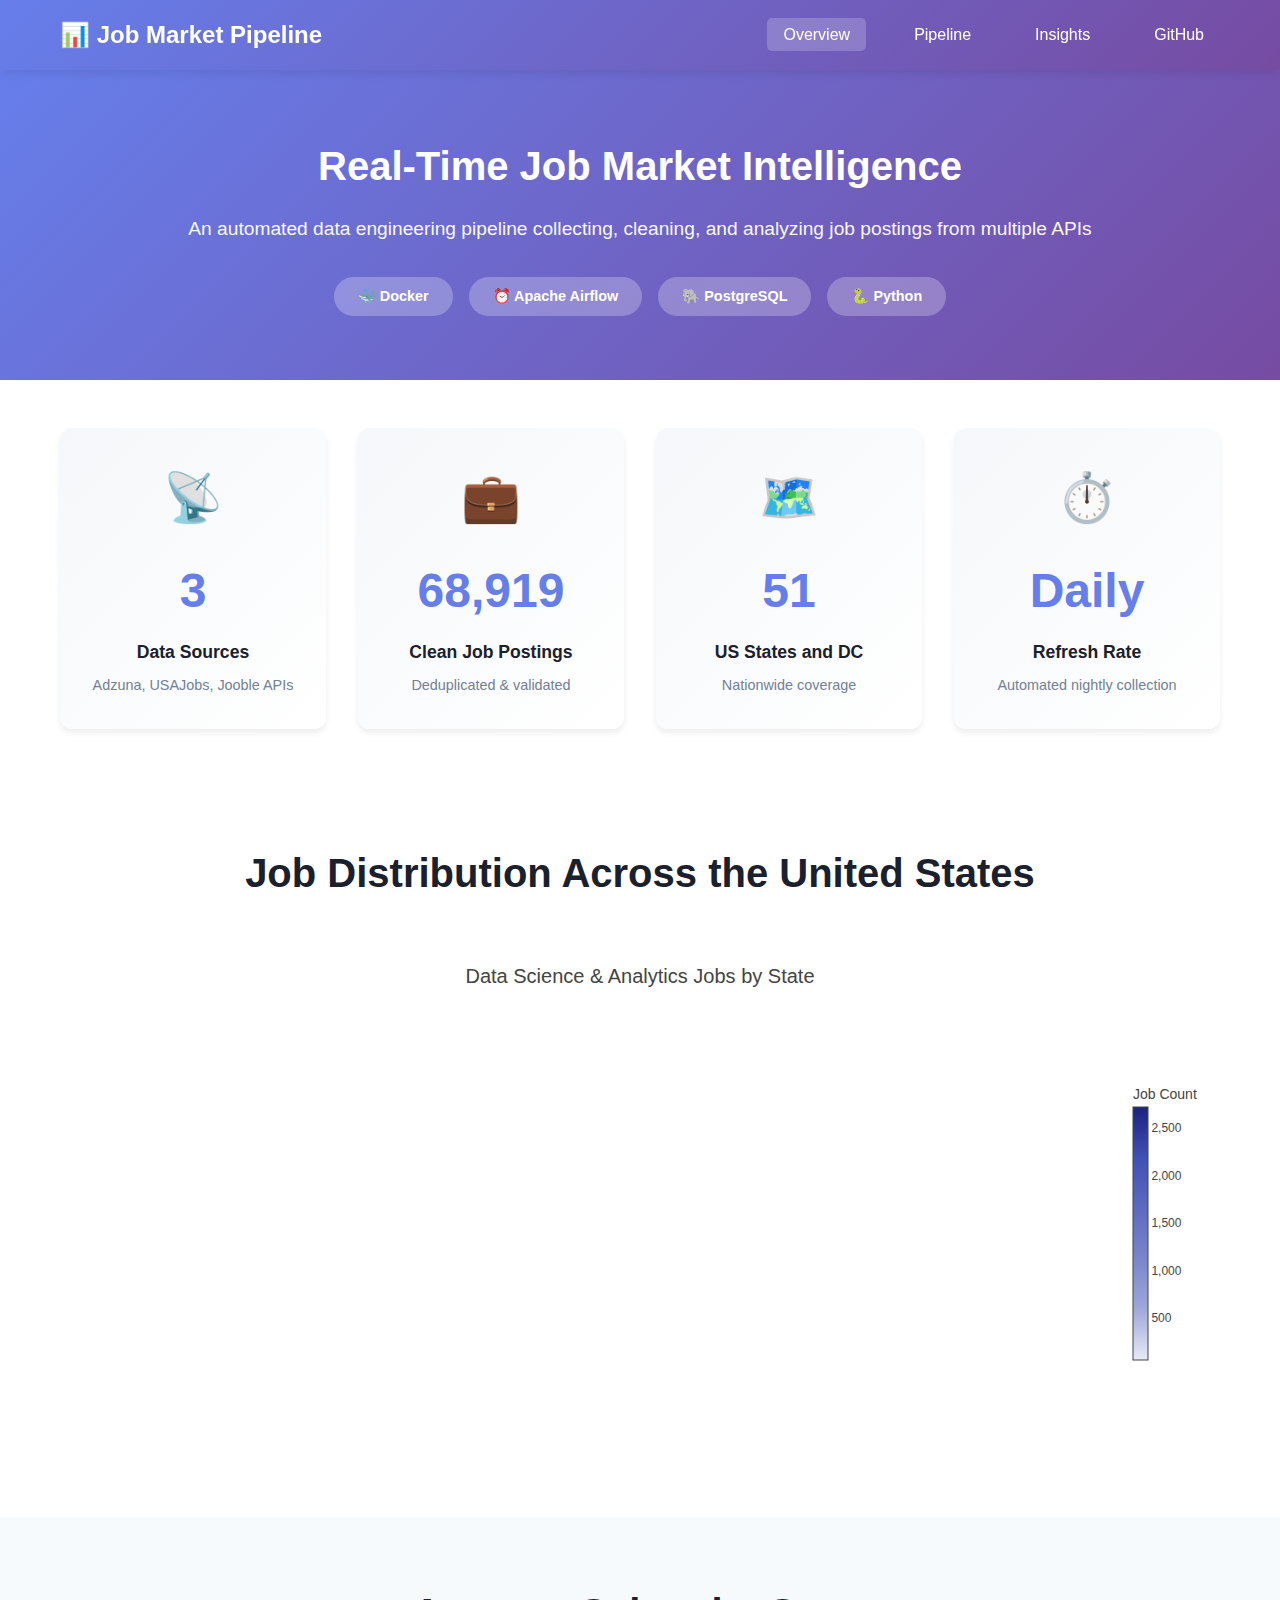
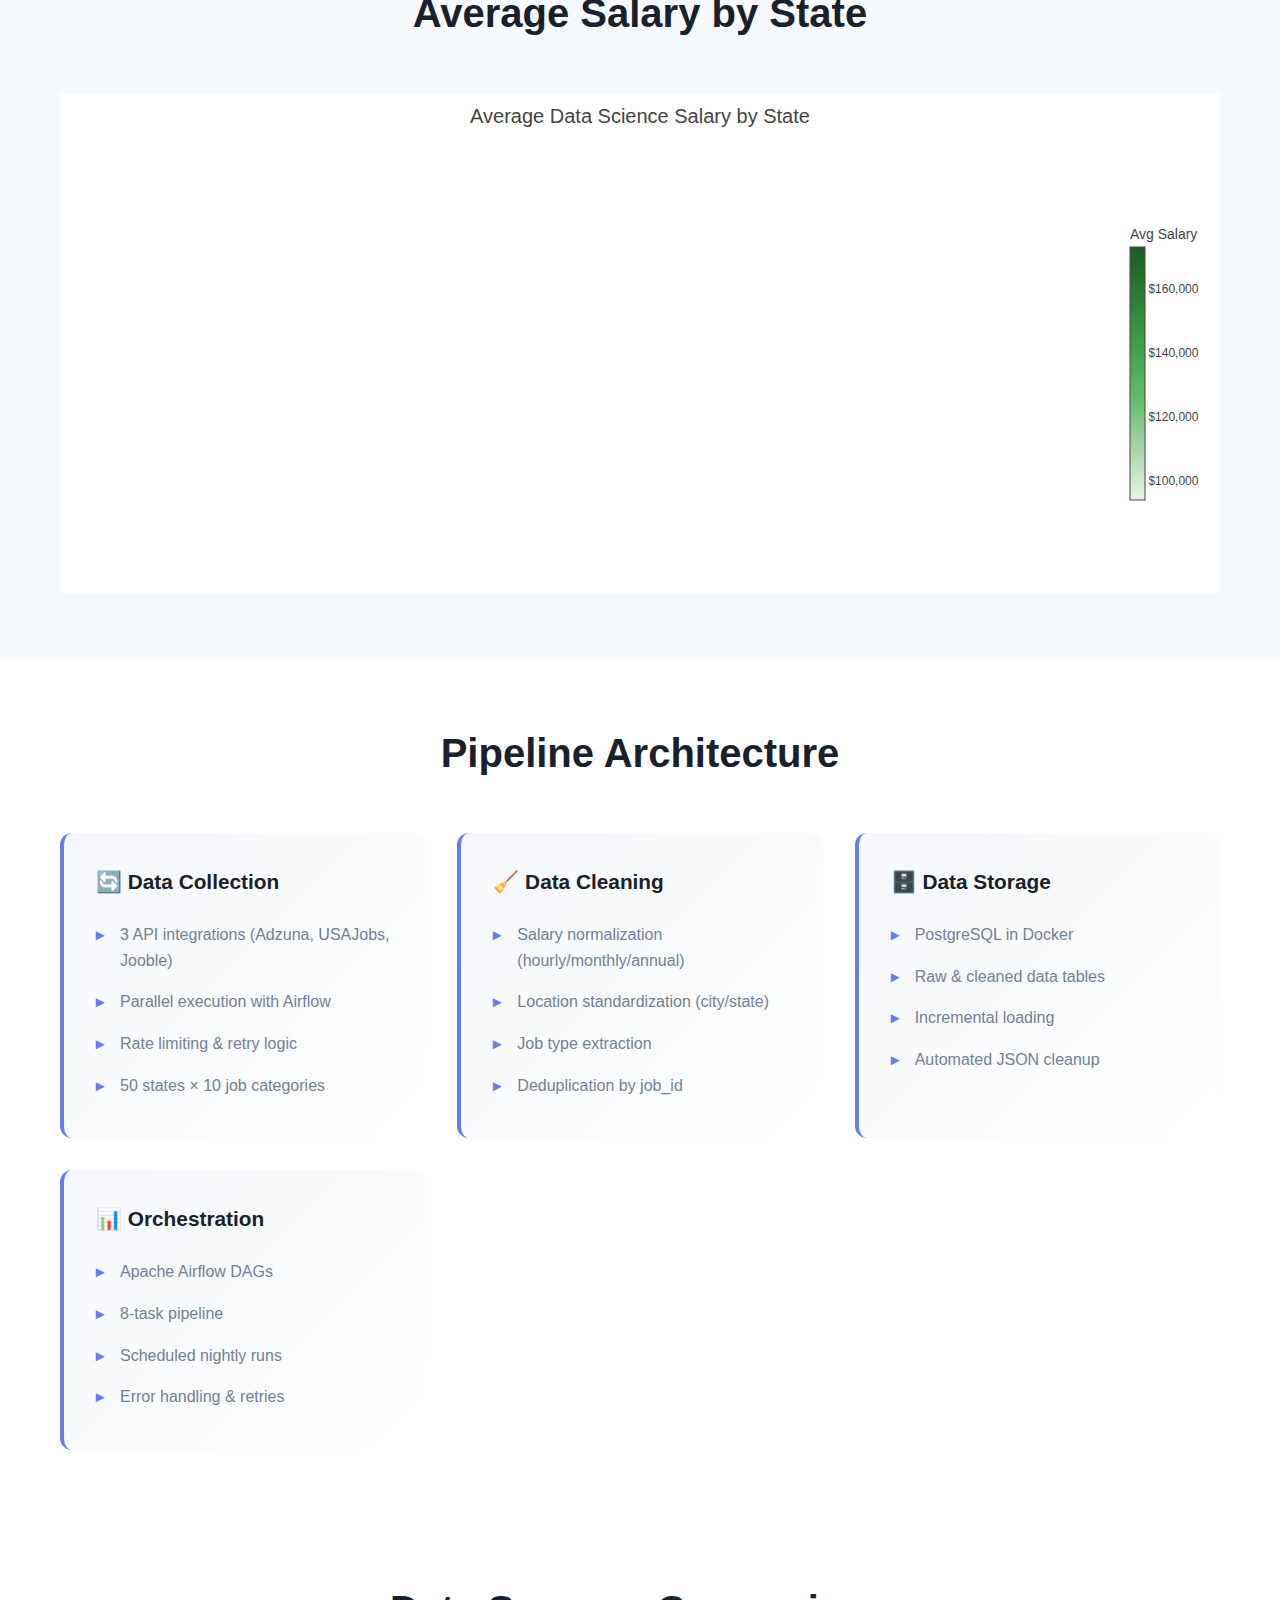
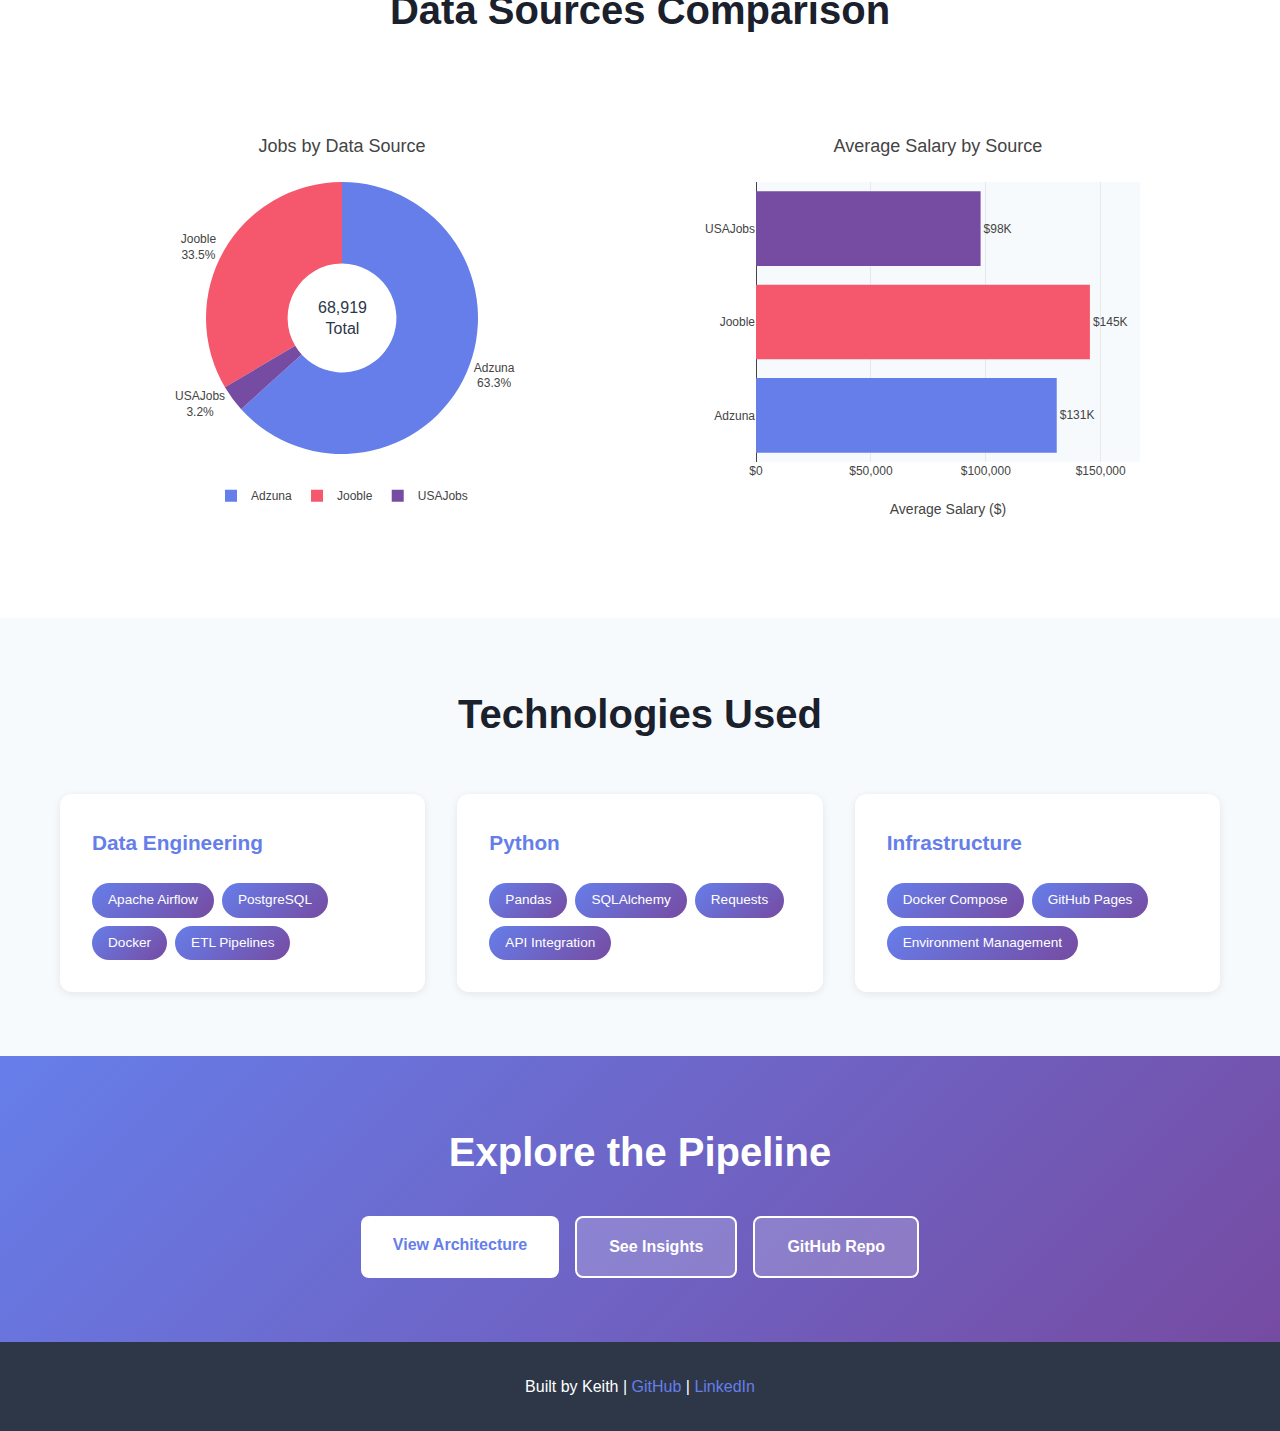
<file: docs/index.html>
<!DOCTYPE html>
<html lang="en">
<head>
    <meta charset="UTF-8">
    <meta name="viewport" content="width=device-width, initial-scale=1.0">
    <title>Job Market Data Pipeline | Keith's Portfolio</title>
    <link rel="stylesheet" href="style.css">
    <script src="https://cdn.plot.ly/plotly-2.27.0.min.js"></script>
</head>
<body>
    <!-- Navigation -->
    <nav class="navbar">
        <div class="container">
            <div class="nav-brand">
                <h1>📊 Job Market Pipeline</h1>
            </div>
            <ul class="nav-links">
                <li><a href="index.html" class="active">Overview</a></li>
                <li><a href="pipeline.html">Pipeline</a></li>
                <li><a href="insights.html">Insights</a></li>
                <li><a href="https://github.com/keithcockerham/job-market-pipeline" target="_blank">GitHub</a></li>
            </ul>
        </div>
    </nav>

    <!-- Hero Section -->
    <section class="hero">
        <div class="container">
            <div class="hero-content">
                <h2>Real-Time Job Market Intelligence</h2>
                <p class="subtitle">An automated data engineering pipeline collecting, cleaning, and analyzing job postings from multiple APIs</p>
                <div class="hero-badges">
                    <span class="badge badge-primary">🐳 Docker</span>
                    <span class="badge badge-secondary">⏰ Apache Airflow</span>
                    <span class="badge badge-tertiary">🐘 PostgreSQL</span>
                    <span class="badge badge-primary">🐍 Python</span>
                </div>
            </div>
        </div>
    </section>

    <!-- Key Metrics -->
    <section class="metrics">
        <div class="container">
            <div class="metrics-grid">
                <div class="metric-card">
                    <div class="metric-icon">📡</div>
                    <div class="metric-value">3</div>
                    <div class="metric-label">Data Sources</div>
                    <div class="metric-desc">Adzuna, USAJobs, Jooble APIs</div>
                </div>
                <div class="metric-card">
                    <div class="metric-icon">💼</div>
                    <div class="metric-value" id="totalJobs">44,547</div>
                    <div class="metric-label">Clean Job Postings</div>
                    <div class="metric-desc">Deduplicated & validated</div>
                </div>
                <div class="metric-card">
                    <div class="metric-icon">🗺️</div>
                    <div class="metric-value">51</div>
                    <div class="metric-label">US States and DC</div>
                    <div class="metric-desc">Nationwide coverage</div>
                </div>
                <div class="metric-card">
                    <div class="metric-icon">⏱️</div>
                    <div class="metric-value">Daily</div>
                    <div class="metric-label">Refresh Rate</div>
                    <div class="metric-desc">Automated nightly collection</div>
                </div>
            </div>
        </div>
    </section>

    <!-- US Map - Jobs by State -->
    <section class="results-preview">
        <div class="container">
            <h2>Job Distribution Across the United States</h2>
            <div id="jobsMapChart" class="chart-container" style="height: 500px;"></div>
        </div>
    </section>

    <!-- US Map - Salary by State -->
    <section class="overview">
        <div class="container">
            <h2>Average Salary by State</h2>
            <div id="salaryMapChart" class="chart-container" style="height: 500px;"></div>
        </div>
    </section>

    <!-- Pipeline Overview -->
    <section class="technical">
        <div class="container">
            <h2>Pipeline Architecture</h2>
            <div class="tech-grid">
                <div class="tech-card">
                    <h3>🔄 Data Collection</h3>
                    <ul>
                        <li>3 API integrations (Adzuna, USAJobs, Jooble)</li>
                        <li>Parallel execution with Airflow</li>
                        <li>Rate limiting & retry logic</li>
                        <li>50 states × 10 job categories</li>
                    </ul>
                </div>
                <div class="tech-card">
                    <h3>🧹 Data Cleaning</h3>
                    <ul>
                        <li>Salary normalization (hourly/monthly/annual)</li>
                        <li>Location standardization (city/state)</li>
                        <li>Job type extraction</li>
                        <li>Deduplication by job_id</li>
                    </ul>
                </div>
                <div class="tech-card">
                    <h3>🗄️ Data Storage</h3>
                    <ul>
                        <li>PostgreSQL in Docker</li>
                        <li>Raw & cleaned data tables</li>
                        <li>Incremental loading</li>
                        <li>Automated JSON cleanup</li>
                    </ul>
                </div>
                <div class="tech-card">
                    <h3>📊 Orchestration</h3>
                    <ul>
                        <li>Apache Airflow DAGs</li>
                        <li>8-task pipeline</li>
                        <li>Scheduled nightly runs</li>
                        <li>Error handling & retries</li>
                    </ul>
                </div>
            </div>
        </div>
    </section>

    <!-- Source Breakdown Chart -->
    <section class="results-preview">
        <div class="container">
            <h2>Data Sources Comparison</h2>
            <div class="overview-grid" style="margin-bottom: 2rem;">
                <div id="sourceBreakdownChart" class="chart-container" style="height: 400px;"></div>
                <div id="salaryBySourceChart" class="chart-container" style="height: 400px;"></div>
            </div>
        </div>
    </section>

    <!-- Skills Section -->
    <section class="skills">
        <div class="container">
            <h2>Technologies Used</h2>
            <div class="skills-grid">
                <div class="skill-category">
                    <h3>Data Engineering</h3>
                    <div class="skill-tags">
                        <span class="skill-tag">Apache Airflow</span>
                        <span class="skill-tag">PostgreSQL</span>
                        <span class="skill-tag">Docker</span>
                        <span class="skill-tag">ETL Pipelines</span>
                    </div>
                </div>
                <div class="skill-category">
                    <h3>Python</h3>
                    <div class="skill-tags">
                        <span class="skill-tag">Pandas</span>
                        <span class="skill-tag">SQLAlchemy</span>
                        <span class="skill-tag">Requests</span>
                        <span class="skill-tag">API Integration</span>
                    </div>
                </div>
                <div class="skill-category">
                    <h3>Infrastructure</h3>
                    <div class="skill-tags">
                        <span class="skill-tag">Docker Compose</span>
                        <span class="skill-tag">GitHub Pages</span>
                        <span class="skill-tag">Environment Management</span>
                    </div>
                </div>
            </div>
        </div>
    </section>

    <!-- CTA -->
    <section class="cta">
        <div class="container">
            <h2>Explore the Pipeline</h2>
            <div class="cta-buttons">
                <a href="pipeline.html" class="btn btn-primary">View Architecture</a>
                <a href="insights.html" class="btn btn-secondary">See Insights</a>
                <a href="https://github.com/keithcockerham/job-market-pipeline" class="btn btn-secondary" target="_blank">GitHub Repo</a>
            </div>
        </div>
    </section>

    <!-- Footer -->
    <footer class="footer">
        <div class="container">
            <p>Built by Keith | <a href="https://github.com/keithcockerham">GitHub</a> | <a href="https://linkedin.com/in/kcockerham">LinkedIn</a></p>
        </div>
    </footer>

    <script src="job-market-charts.js"></script>
</body>
</html>
</file>
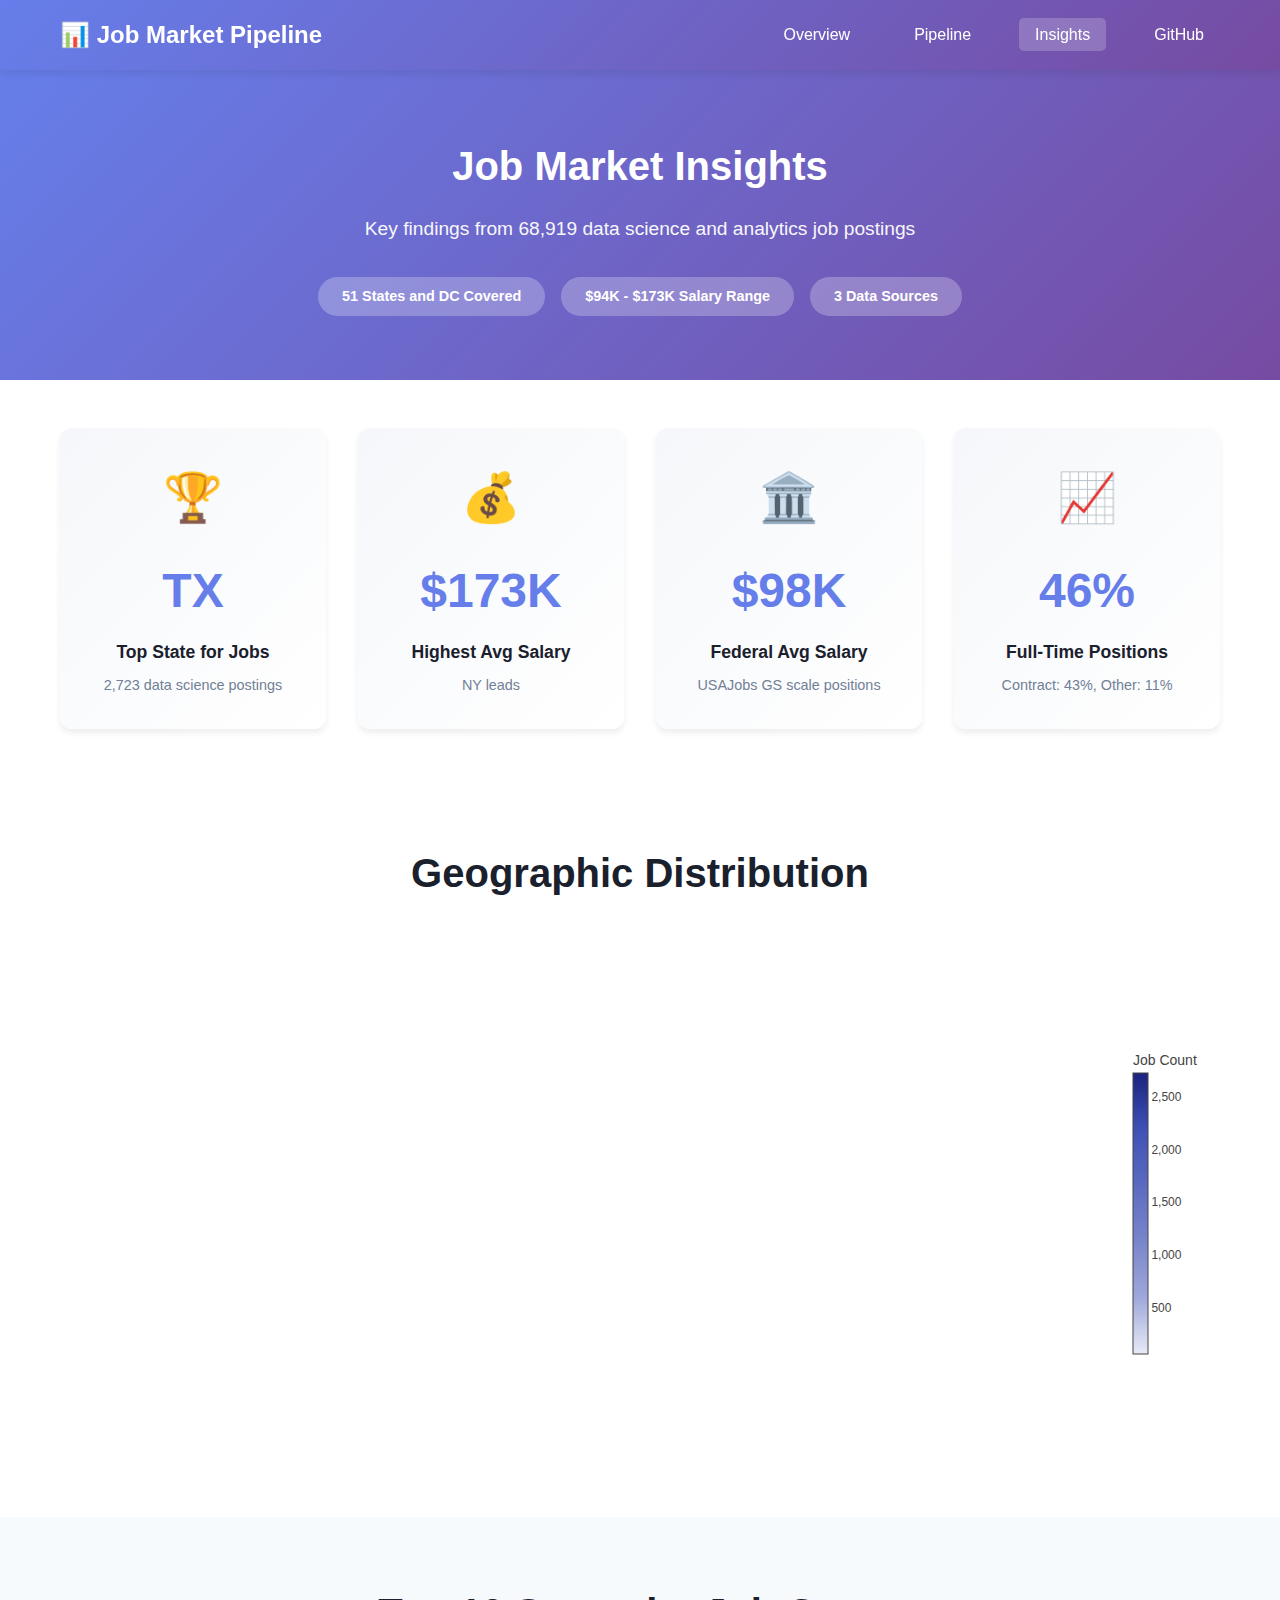
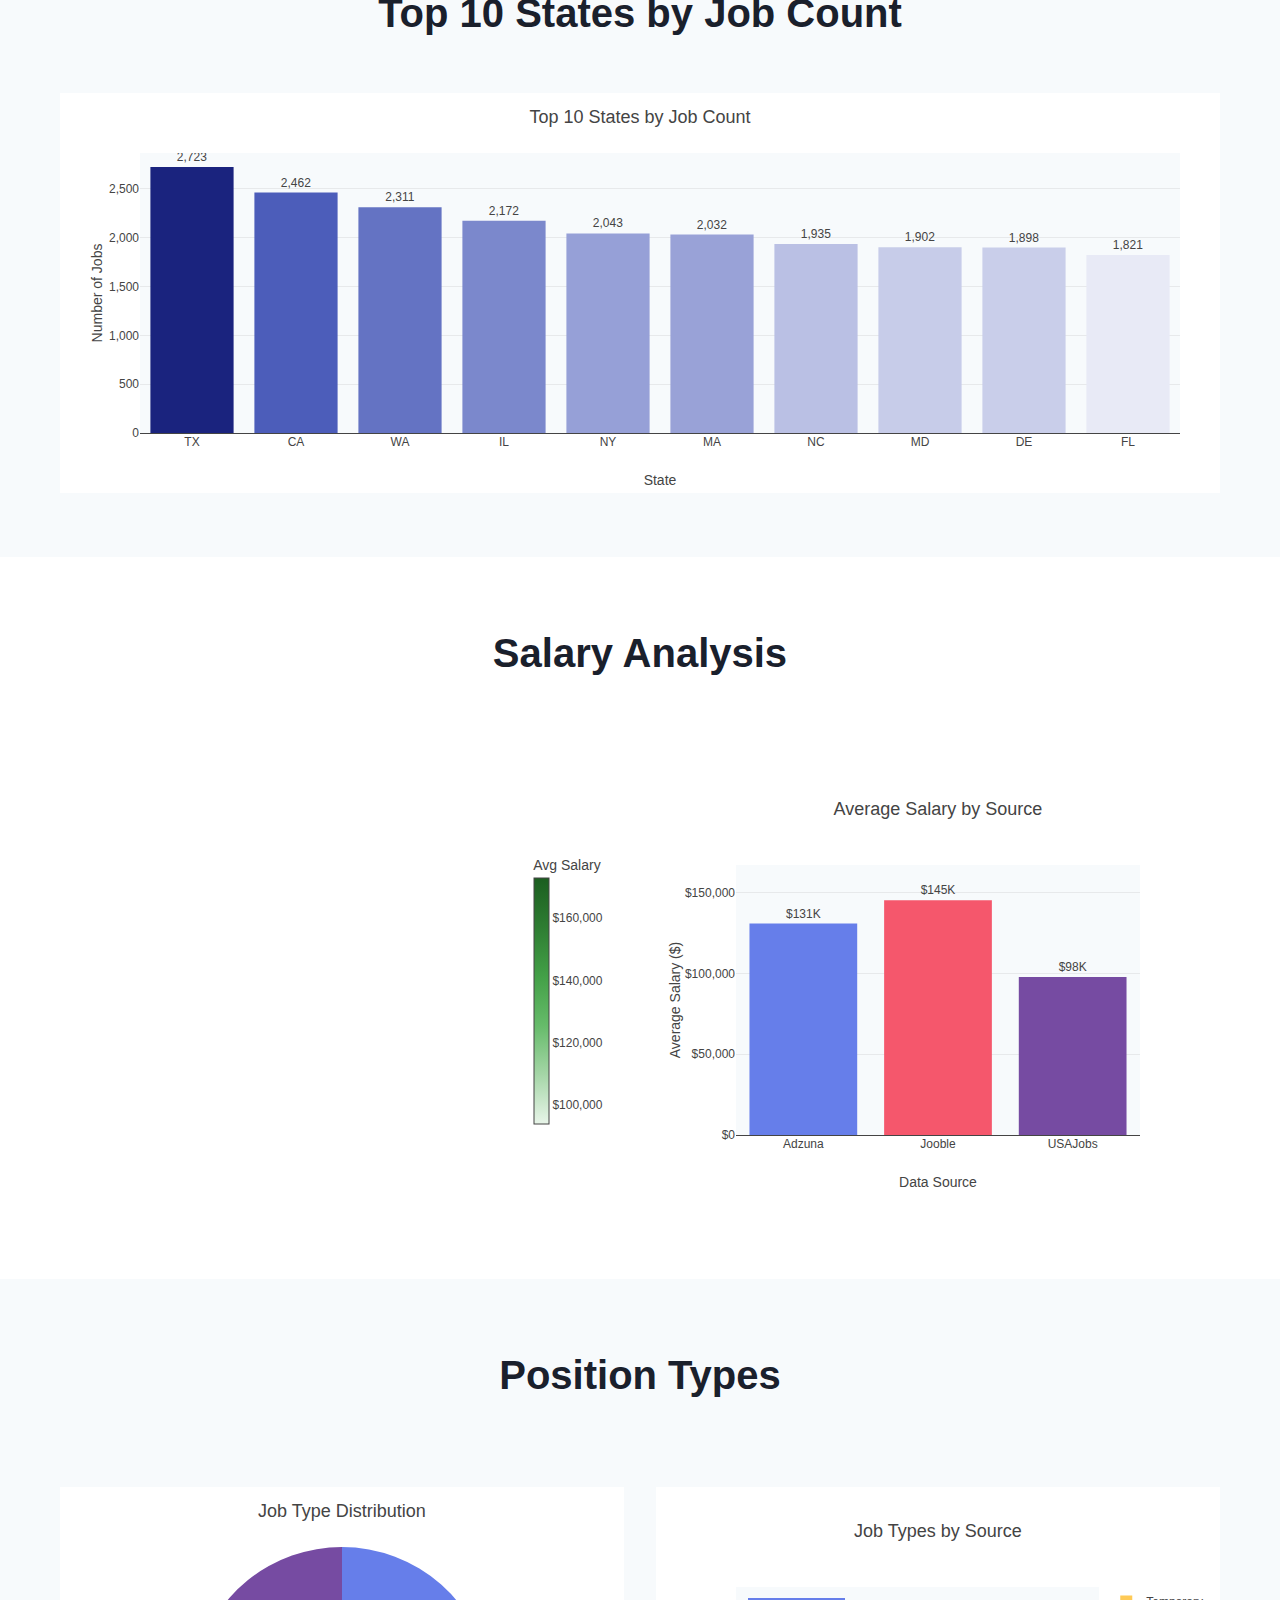
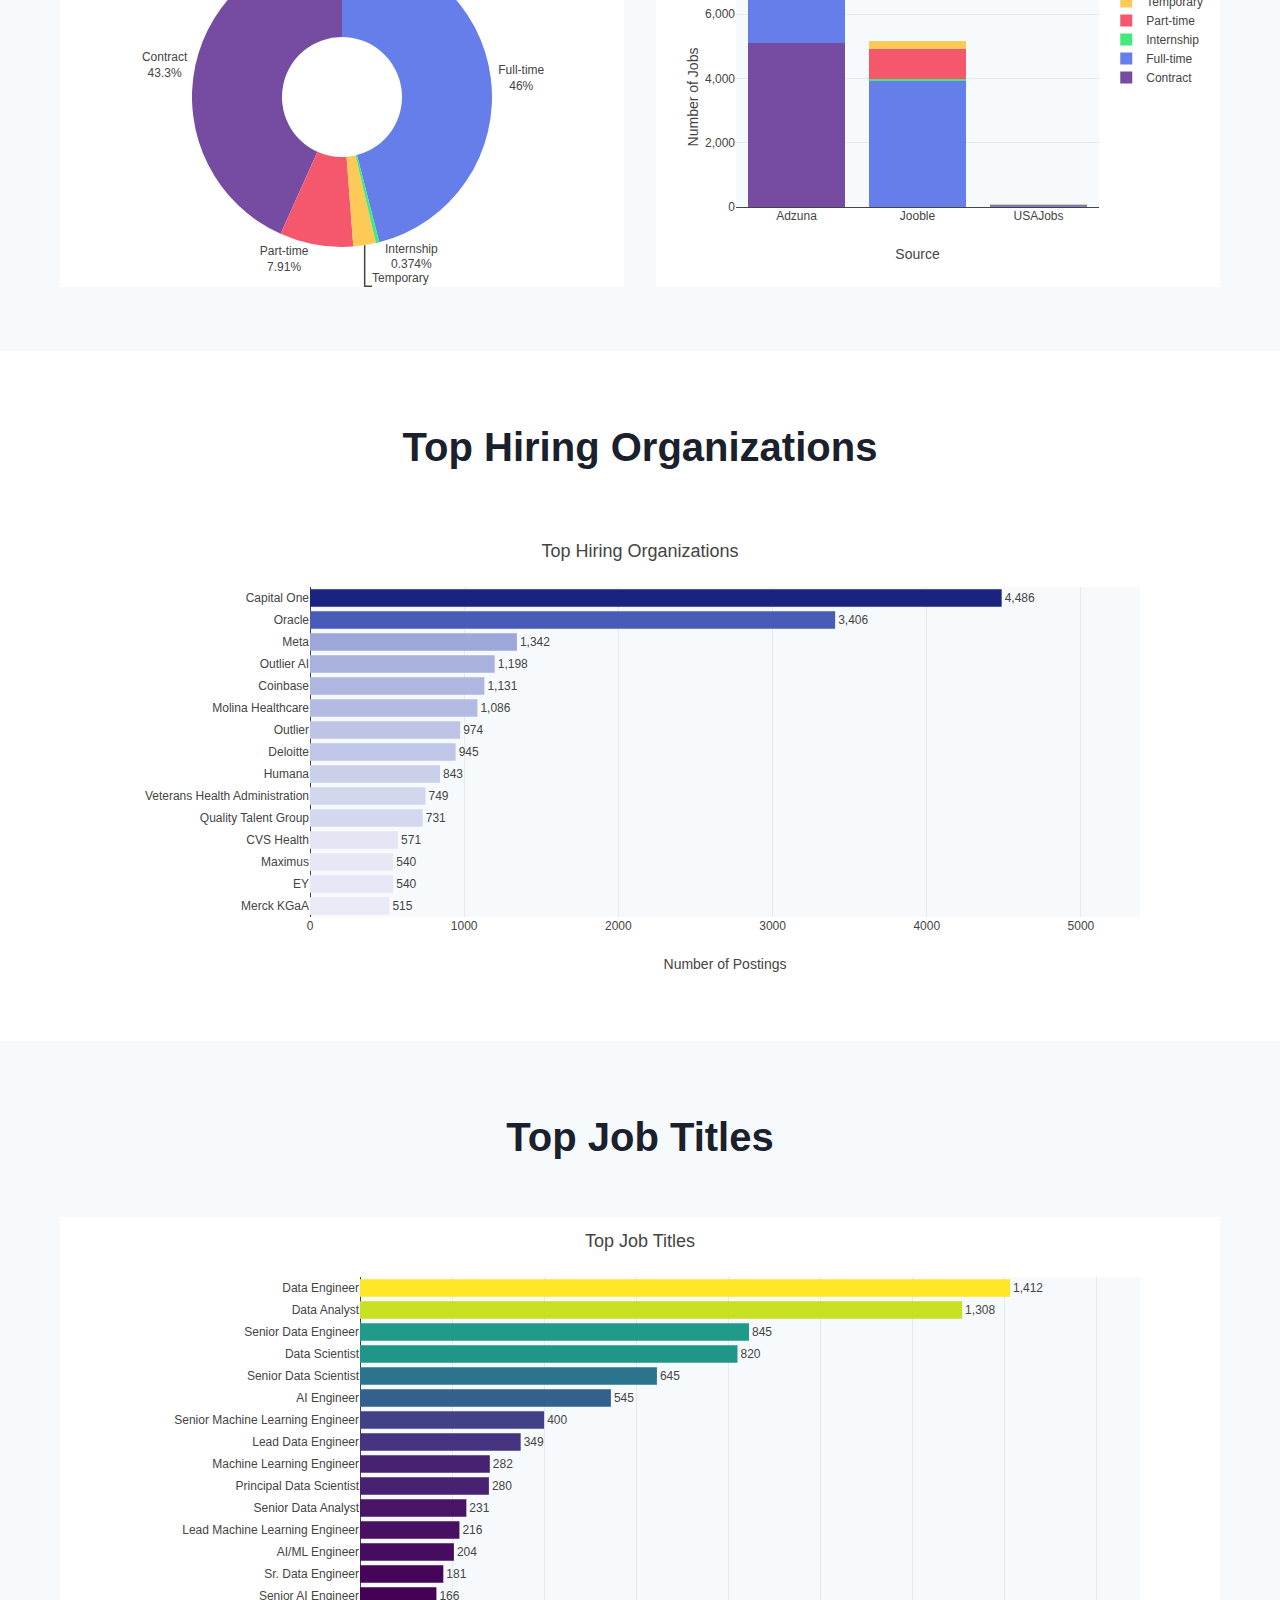
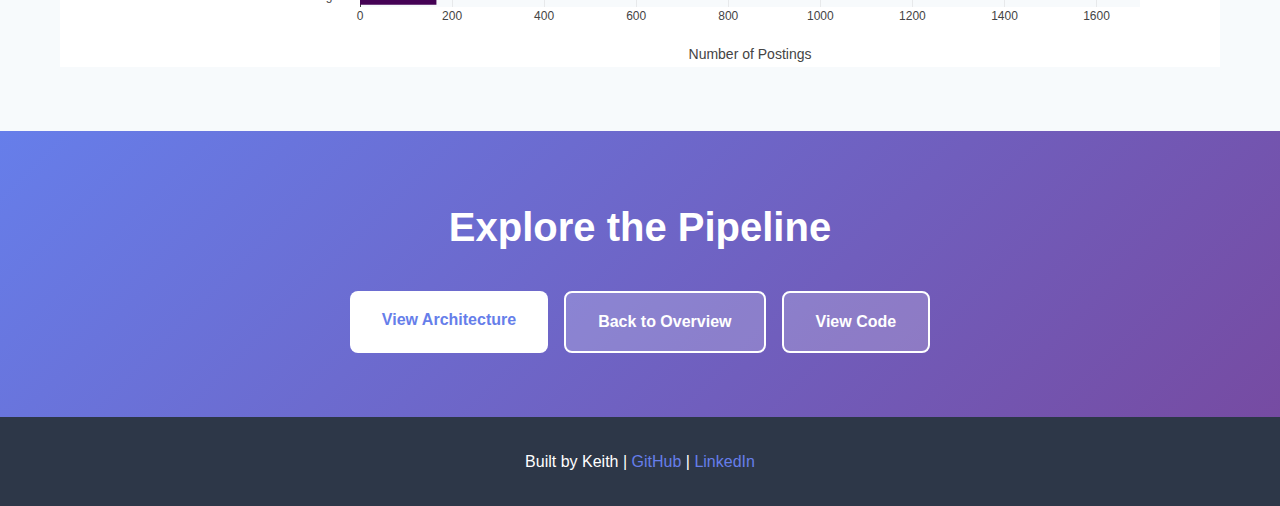
<file: docs/insights.html>
<!DOCTYPE html>
<html lang="en">
<head>
    <meta charset="UTF-8">
    <meta name="viewport" content="width=device-width, initial-scale=1.0">
    <title>Data Insights | Job Market Data Pipeline</title>
    <link rel="stylesheet" href="style.css">
    <script src="https://cdn.plot.ly/plotly-2.27.0.min.js"></script>
</head>
<body>
    <!-- Navigation -->
    <nav class="navbar">
        <div class="container">
            <div class="nav-brand">
                <h1>📊 Job Market Pipeline</h1>
            </div>
            <ul class="nav-links">
                <li><a href="index.html">Overview</a></li>
                <li><a href="pipeline.html">Pipeline</a></li>
                <li><a href="insights.html" class="active">Insights</a></li>
                <li><a href="https://github.com/keithcockerham/job-market-pipeline" target="_blank">GitHub</a></li>
            </ul>
        </div>
    </nav>

    <!-- Hero Section -->
    <section class="hero">
        <div class="container">
            <div class="hero-content">
                <h2>Job Market Insights</h2>
                <p class="subtitle">Key findings from <span id="heroTotalJobs">--</span> data science and analytics job postings</p>
                <div class="hero-badges">
                    <span class="badge badge-primary"><span id="heroStatesCount">--</span> States and DC Covered</span>
                    <span class="badge badge-secondary" id="heroSalaryRange">$--K - $--K Salary Range</span>
                    <span class="badge badge-tertiary">3 Data Sources</span>
                </div>
            </div>
        </div>
    </section>

    <!-- Key Findings -->
    <section class="metrics">
        <div class="container">
            <div class="metrics-grid">
                <div class="metric-card">
                    <div class="metric-icon">🏆</div>
                    <div class="metric-value" id="metricTopState">--</div>
                    <div class="metric-label">Top State for Jobs</div>
                    <div class="metric-desc" id="metricTopStateDesc">-- data science postings</div>
                </div>
                <div class="metric-card">
                    <div class="metric-icon">💰</div>
                    <div class="metric-value" id="metricHighestSalary">$--K</div>
                    <div class="metric-label">Highest Avg Salary</div>
                    <div class="metric-desc" id="metricHighestSalaryState">-- leads</div>
                </div>
                <div class="metric-card">
                    <div class="metric-icon">🏛️</div>
                    <div class="metric-value" id="metricFederalSalary">$--K</div>
                    <div class="metric-label">Federal Avg Salary</div>
                    <div class="metric-desc">USAJobs GS scale positions</div>
                </div>
                <div class="metric-card">
                    <div class="metric-icon">📈</div>
                    <div class="metric-value" id="metricFullTimePercent">--%</div>
                    <div class="metric-label">Full-Time Positions</div>
                    <div class="metric-desc" id="metricJobTypeBreakdown">Contract: --%, Other: --%</div>
                </div>
            </div>
        </div>
    </section>

    <!-- Geographic Distribution -->
    <section class="results-preview">
        <div class="container">
            <h2>Geographic Distribution</h2>
            <div id="jobsMapChartInsights" class="chart-container" style="height: 500px;"></div>
        </div>
    </section>

    <!-- Top States Chart -->
    <section class="overview">
        <div class="container">
            <h2>Top 10 States by Job Count</h2>
            <div id="topStatesChart" class="chart-container" style="height: 400px;"></div>
        </div>
    </section>

    <!-- Salary Analysis -->
    <section class="results-preview">
        <div class="container">
            <h2>Salary Analysis</h2>
            <div class="overview-grid">
                <div id="salaryMapChartInsights" class="chart-container" style="height: 450px;"></div>
                <div id="salaryBySourceDetailChart" class="chart-container" style="height: 450px;"></div>
            </div>
        </div>
    </section>

    <!-- Job Type Distribution -->
    <section class="overview">
        <div class="container">
            <h2>Position Types</h2>
            <div class="overview-grid">
                <div id="jobTypeChart" class="chart-container" style="height: 400px;"></div>
                <div id="jobTypeBySourceChart" class="chart-container" style="height: 400px;"></div>
            </div>
        </div>
    </section>

    <!-- Top Companies -->
    <section class="results-preview">
        <div class="container">
            <h2>Top Hiring Organizations</h2>
            <div id="topCompaniesChart" class="chart-container" style="height: 450px;"></div>
        </div>
    </section>

    <!-- Top Job Titles -->
    <section class="overview">
        <div class="container">
            <h2>Top Job Titles</h2>
            <div id="keywordChart" class="chart-container" style="height: 450px;"></div>
        </div>
    </section>

    <!-- CTA -->
    <section class="cta">
        <div class="container">
            <h2>Explore the Pipeline</h2>
            <div class="cta-buttons">
                <a href="pipeline.html" class="btn btn-primary">View Architecture</a>
                <a href="index.html" class="btn btn-secondary">Back to Overview</a>
                <a href="https://github.com/keithcockerham/job-market-pipeline" class="btn btn-secondary" target="_blank">View Code</a>
            </div>
        </div>
    </section>

    <!-- Footer -->
    <footer class="footer">
        <div class="container">
            <p>Built by Keith | <a href="https://github.com/keithcockerham">GitHub</a> | <a href="https://linkedin.com/in/kcockerham">LinkedIn</a></p>
        </div>
    </footer>

    <script src="job-market-charts.js"></script>
</body>
</html>
</file>
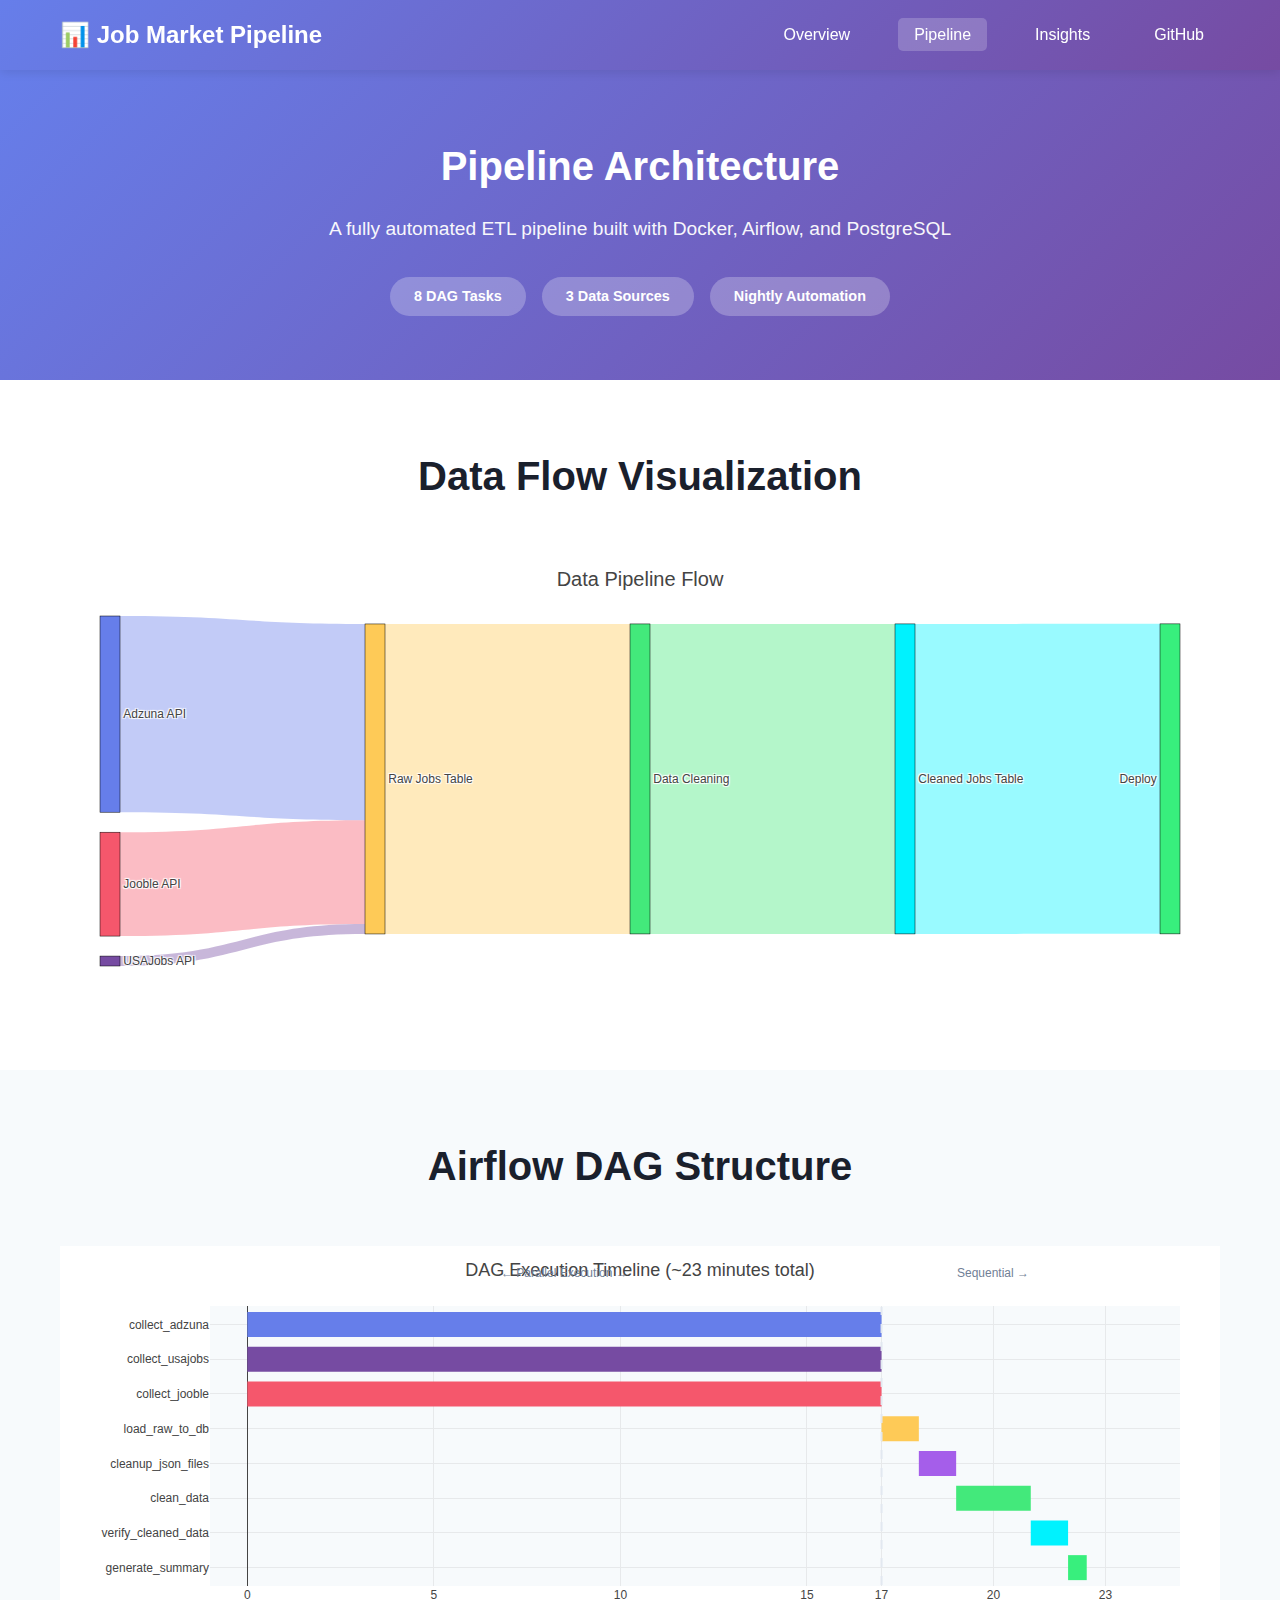
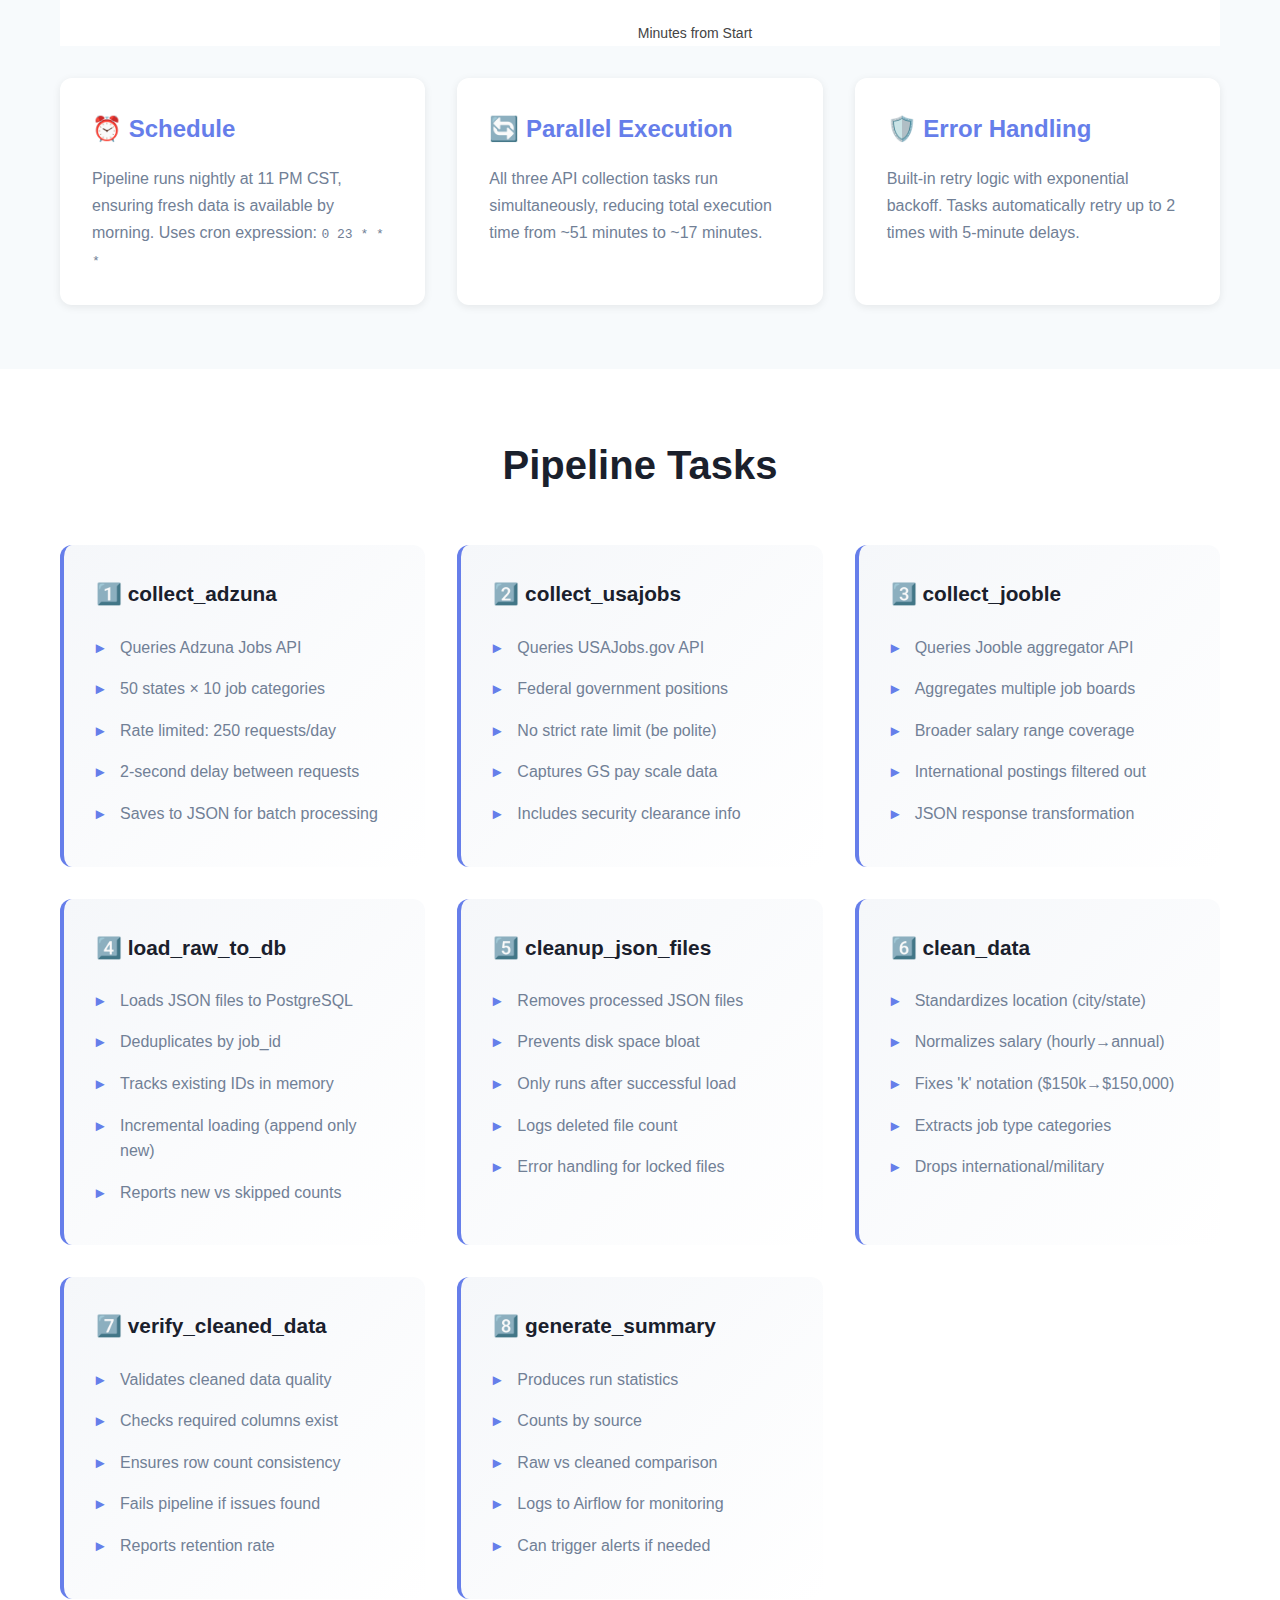
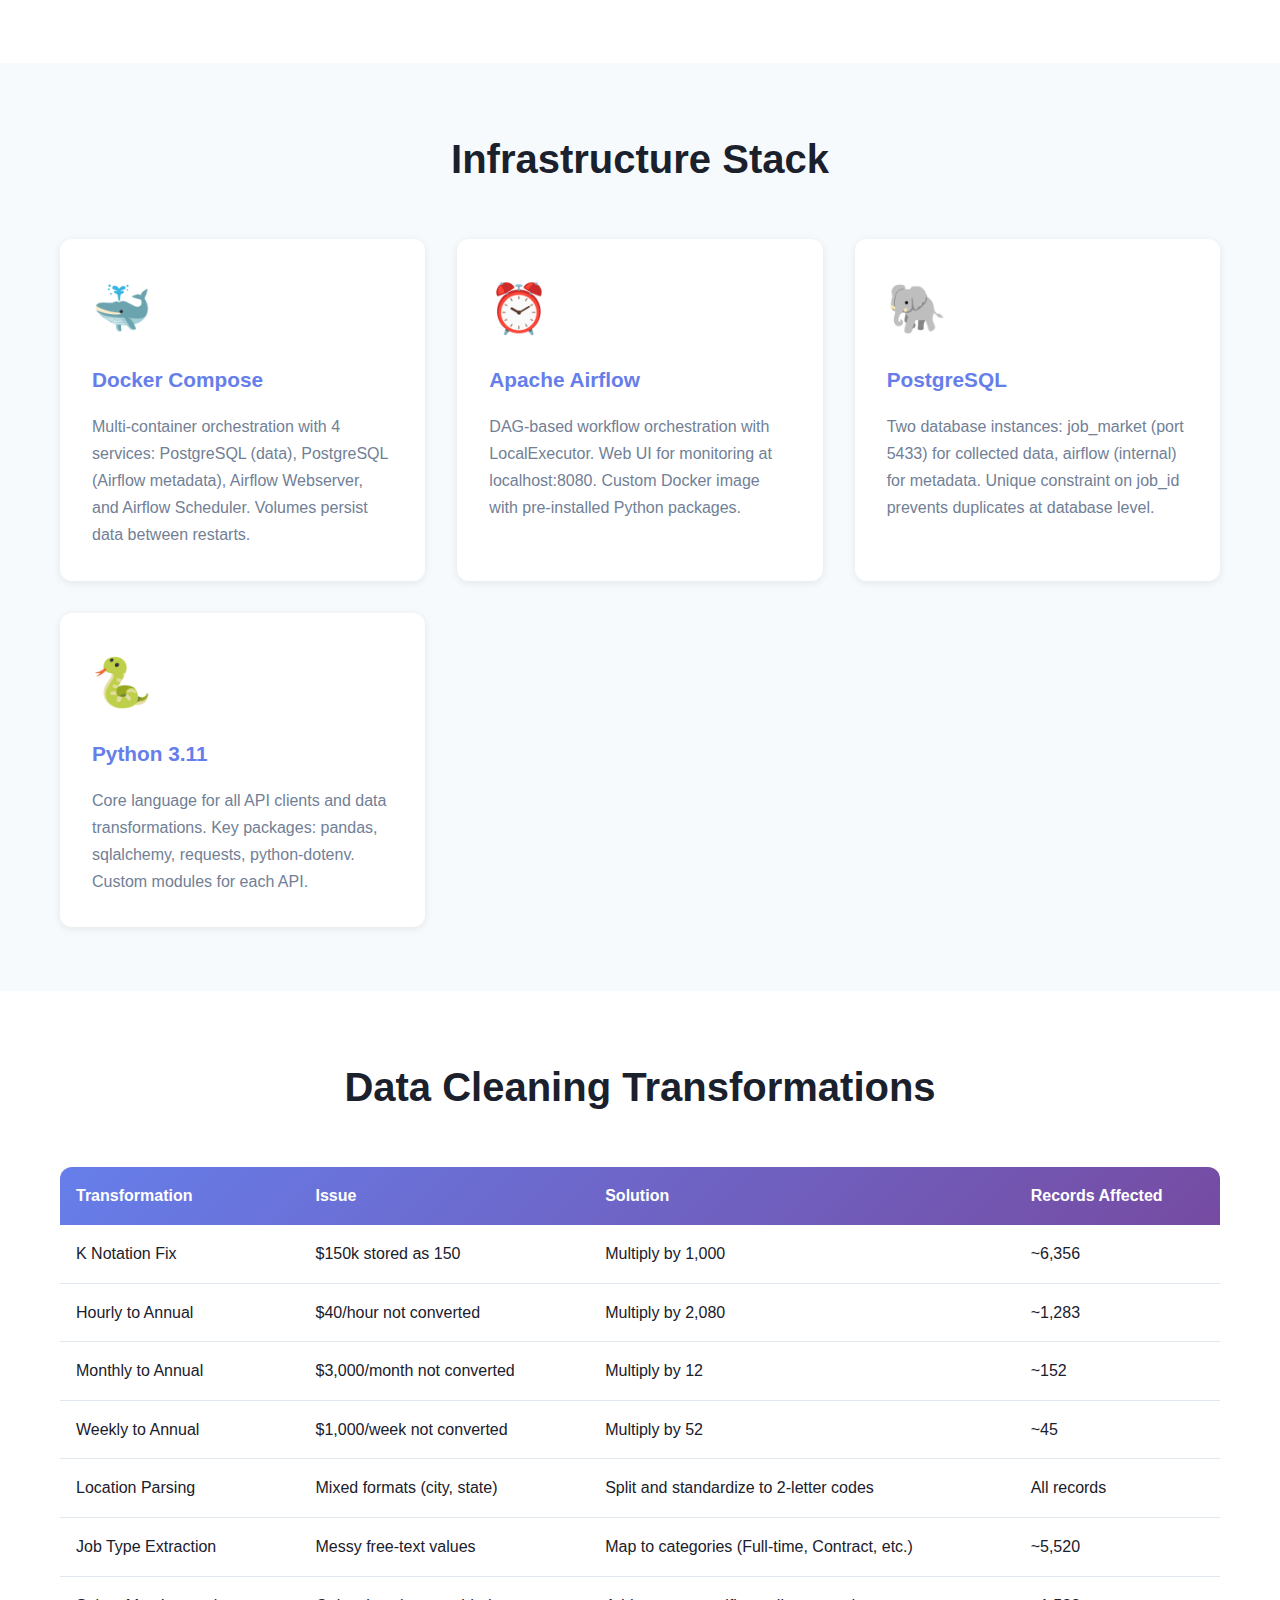
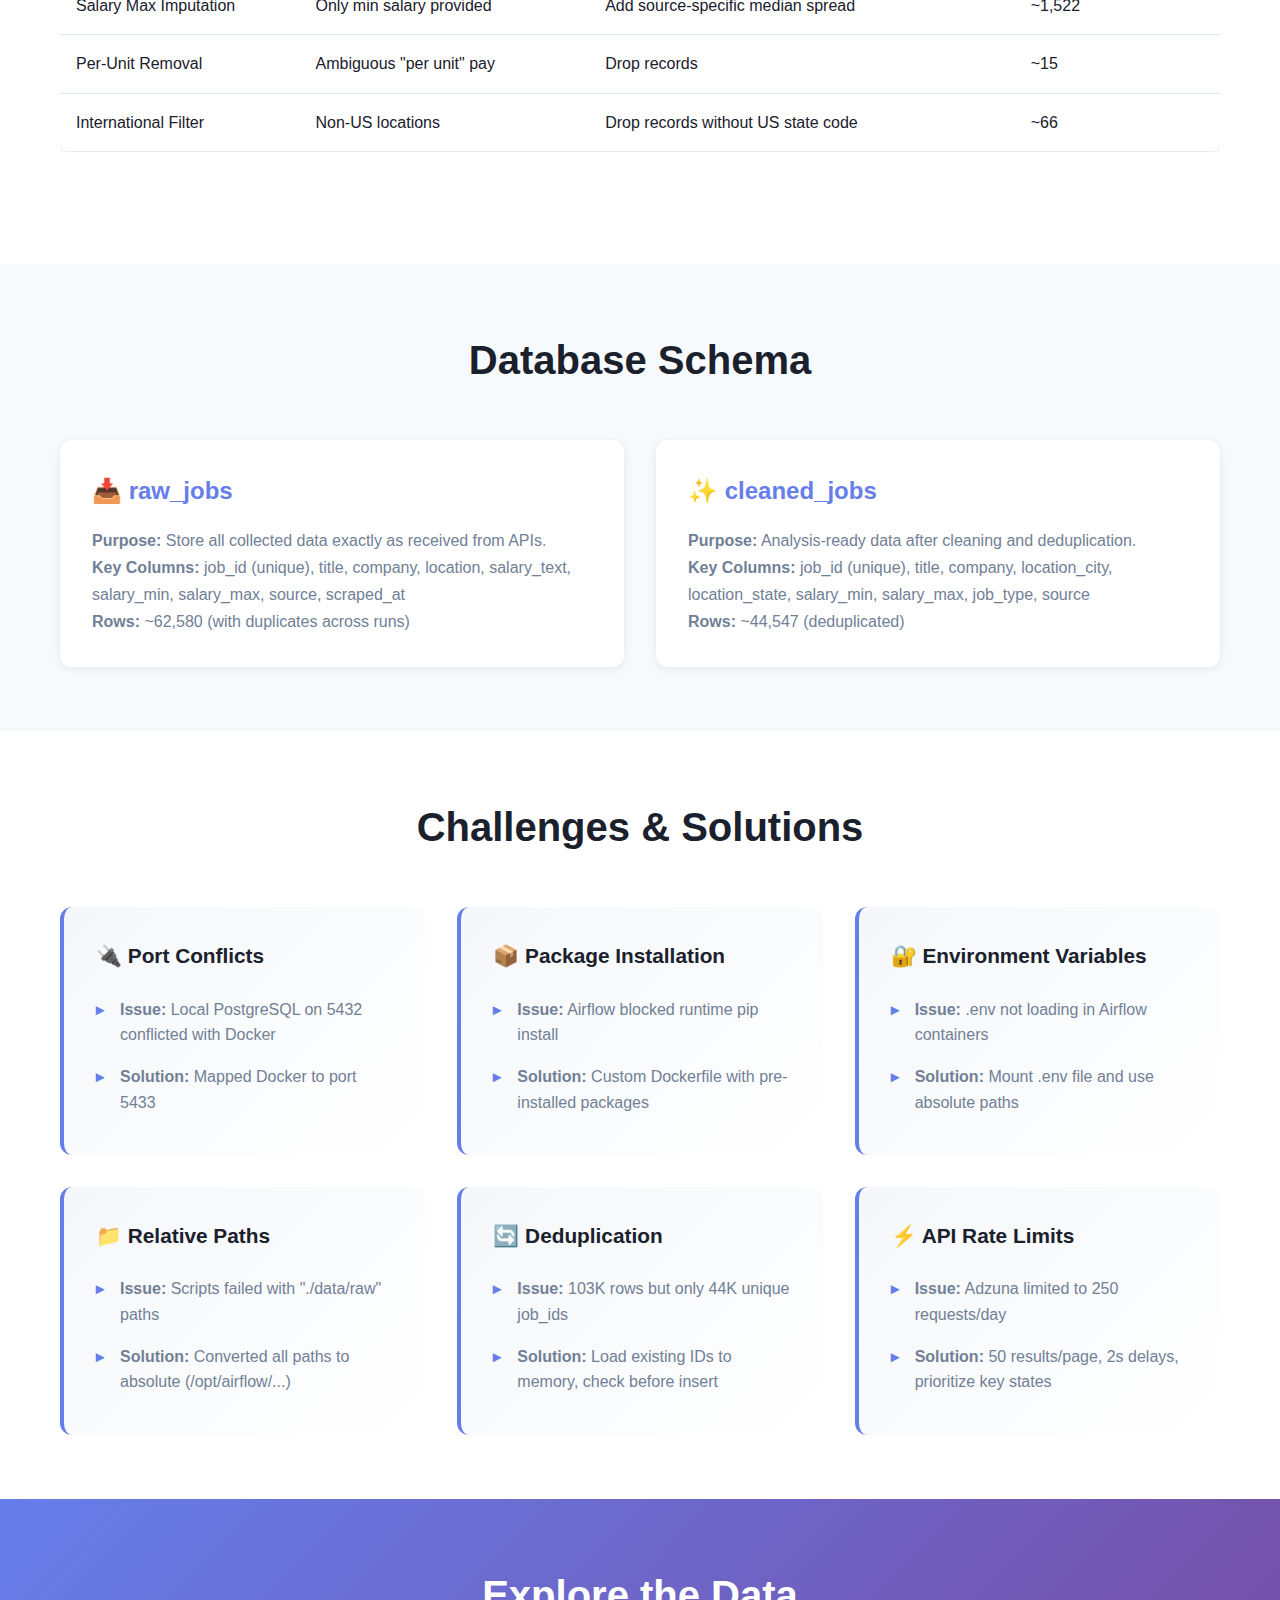
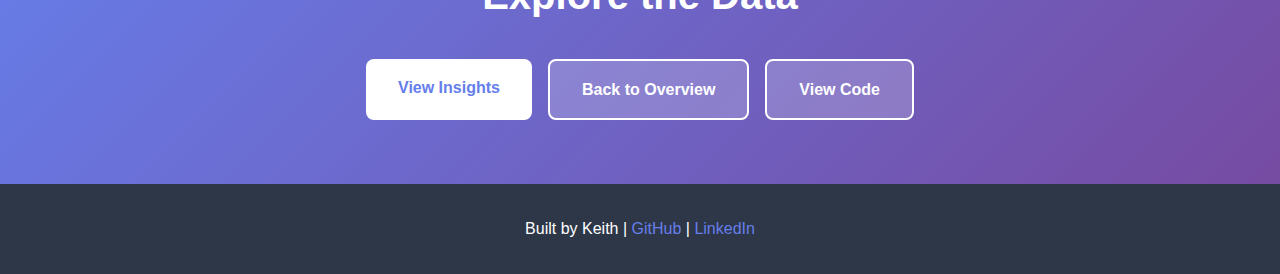
<file: docs/pipeline.html>
<!DOCTYPE html>
<html lang="en">
<head>
    <meta charset="UTF-8">
    <meta name="viewport" content="width=device-width, initial-scale=1.0">
    <title>Pipeline Architecture | Job Market Data Pipeline</title>
    <link rel="stylesheet" href="style.css">
    <script src="https://cdn.plot.ly/plotly-2.27.0.min.js"></script>
</head>
<body>
    <!-- Navigation -->
    <nav class="navbar">
        <div class="container">
            <div class="nav-brand">
                <h1>📊 Job Market Pipeline</h1>
            </div>
            <ul class="nav-links">
                <li><a href="index.html">Overview</a></li>
                <li><a href="pipeline.html" class="active">Pipeline</a></li>
                <li><a href="insights.html">Insights</a></li>
                <li><a href="https://github.com/keithcockerham/job-market-pipeline" target="_blank">GitHub</a></li>
            </ul>
        </div>
    </nav>

    <!-- Hero Section -->
    <section class="hero">
        <div class="container">
            <div class="hero-content">
                <h2>Pipeline Architecture</h2>
                <p class="subtitle">A fully automated ETL pipeline built with Docker, Airflow, and PostgreSQL</p>
                <div class="hero-badges">
                    <span class="badge badge-primary">8 DAG Tasks</span>
                    <span class="badge badge-secondary">3 Data Sources</span>
                    <span class="badge badge-tertiary">Nightly Automation</span>
                </div>
            </div>
        </div>
    </section>

    <!-- Pipeline Flow Sankey -->
    <section class="results-preview">
        <div class="container">
            <h2>Data Flow Visualization</h2>
            <div id="pipelineFlowChart" class="chart-container" style="height: 450px;"></div>
        </div>
    </section>

    <!-- DAG Structure -->
    <section class="overview">
        <div class="container">
            <h2>Airflow DAG Structure</h2>
            <div id="dagStructureChart" class="chart-container" style="height: 400px;"></div>
            <div class="overview-grid" style="margin-top: 2rem;">
                <div class="overview-card">
                    <h3>⏰ Schedule</h3>
                    <p>Pipeline runs nightly at 11 PM CST, ensuring fresh data is available by morning. Uses cron expression: <code>0 23 * * *</code></p>
                </div>
                <div class="overview-card">
                    <h3>🔄 Parallel Execution</h3>
                    <p>All three API collection tasks run simultaneously, reducing total execution time from ~51 minutes to ~17 minutes.</p>
                </div>
                <div class="overview-card">
                    <h3>🛡️ Error Handling</h3>
                    <p>Built-in retry logic with exponential backoff. Tasks automatically retry up to 2 times with 5-minute delays.</p>
                </div>
            </div>
        </div>
    </section>

    <!-- Task Details -->
    <section class="technical">
        <div class="container">
            <h2>Pipeline Tasks</h2>
            <div class="tech-grid">
                <div class="tech-card">
                    <h3>1️⃣ collect_adzuna</h3>
                    <ul>
                        <li>Queries Adzuna Jobs API</li>
                        <li>50 states × 10 job categories</li>
                        <li>Rate limited: 250 requests/day</li>
                        <li>2-second delay between requests</li>
                        <li>Saves to JSON for batch processing</li>
                    </ul>
                </div>
                <div class="tech-card">
                    <h3>2️⃣ collect_usajobs</h3>
                    <ul>
                        <li>Queries USAJobs.gov API</li>
                        <li>Federal government positions</li>
                        <li>No strict rate limit (be polite)</li>
                        <li>Captures GS pay scale data</li>
                        <li>Includes security clearance info</li>
                    </ul>
                </div>
                <div class="tech-card">
                    <h3>3️⃣ collect_jooble</h3>
                    <ul>
                        <li>Queries Jooble aggregator API</li>
                        <li>Aggregates multiple job boards</li>
                        <li>Broader salary range coverage</li>
                        <li>International postings filtered out</li>
                        <li>JSON response transformation</li>
                    </ul>
                </div>
                <div class="tech-card">
                    <h3>4️⃣ load_raw_to_db</h3>
                    <ul>
                        <li>Loads JSON files to PostgreSQL</li>
                        <li>Deduplicates by job_id</li>
                        <li>Tracks existing IDs in memory</li>
                        <li>Incremental loading (append only new)</li>
                        <li>Reports new vs skipped counts</li>
                    </ul>
                </div>
                <div class="tech-card">
                    <h3>5️⃣ cleanup_json_files</h3>
                    <ul>
                        <li>Removes processed JSON files</li>
                        <li>Prevents disk space bloat</li>
                        <li>Only runs after successful load</li>
                        <li>Logs deleted file count</li>
                        <li>Error handling for locked files</li>
                    </ul>
                </div>
                <div class="tech-card">
                    <h3>6️⃣ clean_data</h3>
                    <ul>
                        <li>Standardizes location (city/state)</li>
                        <li>Normalizes salary (hourly→annual)</li>
                        <li>Fixes 'k' notation ($150k→$150,000)</li>
                        <li>Extracts job type categories</li>
                        <li>Drops international/military</li>
                    </ul>
                </div>
                <div class="tech-card">
                    <h3>7️⃣ verify_cleaned_data</h3>
                    <ul>
                        <li>Validates cleaned data quality</li>
                        <li>Checks required columns exist</li>
                        <li>Ensures row count consistency</li>
                        <li>Fails pipeline if issues found</li>
                        <li>Reports retention rate</li>
                    </ul>
                </div>
                <div class="tech-card">
                    <h3>8️⃣ generate_summary</h3>
                    <ul>
                        <li>Produces run statistics</li>
                        <li>Counts by source</li>
                        <li>Raw vs cleaned comparison</li>
                        <li>Logs to Airflow for monitoring</li>
                        <li>Can trigger alerts if needed</li>
                    </ul>
                </div>
            </div>
        </div>
    </section>

    <!-- Infrastructure -->
    <section class="findings">
        <div class="container">
            <h2>Infrastructure Stack</h2>
            <div class="findings-grid">
                <div class="finding-card">
                    <div class="finding-icon">🐳</div>
                    <h3>Docker Compose</h3>
                    <p>Multi-container orchestration with 4 services: PostgreSQL (data), PostgreSQL (Airflow metadata), Airflow Webserver, and Airflow Scheduler. Volumes persist data between restarts.</p>
                </div>
                <div class="finding-card">
                    <div class="finding-icon">⏰</div>
                    <h3>Apache Airflow</h3>
                    <p>DAG-based workflow orchestration with LocalExecutor. Web UI for monitoring at localhost:8080. Custom Docker image with pre-installed Python packages.</p>
                </div>
                <div class="finding-card">
                    <div class="finding-icon">🐘</div>
                    <h3>PostgreSQL</h3>
                    <p>Two database instances: job_market (port 5433) for collected data, airflow (internal) for metadata. Unique constraint on job_id prevents duplicates at database level.</p>
                </div>
                <div class="finding-card">
                    <div class="finding-icon">🐍</div>
                    <h3>Python 3.11</h3>
                    <p>Core language for all API clients and data transformations. Key packages: pandas, sqlalchemy, requests, python-dotenv. Custom modules for each API.</p>
                </div>
            </div>
        </div>
    </section>

    <!-- Data Cleaning Details -->
    <section class="results-preview">
        <div class="container">
            <h2>Data Cleaning Transformations</h2>
            <div class="results-table-container">
                <table class="results-table">
                    <thead>
                        <tr>
                            <th>Transformation</th>
                            <th>Issue</th>
                            <th>Solution</th>
                            <th>Records Affected</th>
                        </tr>
                    </thead>
                    <tbody>
                        <tr>
                            <td>K Notation Fix</td>
                            <td>$150k stored as 150</td>
                            <td>Multiply by 1,000</td>
                            <td>~6,356</td>
                        </tr>
                        <tr>
                            <td>Hourly to Annual</td>
                            <td>$40/hour not converted</td>
                            <td>Multiply by 2,080</td>
                            <td>~1,283</td>
                        </tr>
                        <tr>
                            <td>Monthly to Annual</td>
                            <td>$3,000/month not converted</td>
                            <td>Multiply by 12</td>
                            <td>~152</td>
                        </tr>
                        <tr>
                            <td>Weekly to Annual</td>
                            <td>$1,000/week not converted</td>
                            <td>Multiply by 52</td>
                            <td>~45</td>
                        </tr>
                        <tr>
                            <td>Location Parsing</td>
                            <td>Mixed formats (city, state)</td>
                            <td>Split and standardize to 2-letter codes</td>
                            <td>All records</td>
                        </tr>
                        <tr>
                            <td>Job Type Extraction</td>
                            <td>Messy free-text values</td>
                            <td>Map to categories (Full-time, Contract, etc.)</td>
                            <td>~5,520</td>
                        </tr>
                        <tr>
                            <td>Salary Max Imputation</td>
                            <td>Only min salary provided</td>
                            <td>Add source-specific median spread</td>
                            <td>~1,522</td>
                        </tr>
                        <tr>
                            <td>Per-Unit Removal</td>
                            <td>Ambiguous "per unit" pay</td>
                            <td>Drop records</td>
                            <td>~15</td>
                        </tr>
                        <tr>
                            <td>International Filter</td>
                            <td>Non-US locations</td>
                            <td>Drop records without US state code</td>
                            <td>~66</td>
                        </tr>
                    </tbody>
                </table>
            </div>
        </div>
    </section>

    <!-- Database Schema -->
    <section class="overview">
        <div class="container">
            <h2>Database Schema</h2>
            <div class="overview-grid">
                <div class="overview-card">
                    <h3>📥 raw_jobs</h3>
                    <p><strong>Purpose:</strong> Store all collected data exactly as received from APIs.</p>
                    <p><strong>Key Columns:</strong> job_id (unique), title, company, location, salary_text, salary_min, salary_max, source, scraped_at</p>
                    <p><strong>Rows:</strong> ~62,580 (with duplicates across runs)</p>
                </div>
                <div class="overview-card">
                    <h3>✨ cleaned_jobs</h3>
                    <p><strong>Purpose:</strong> Analysis-ready data after cleaning and deduplication.</p>
                    <p><strong>Key Columns:</strong> job_id (unique), title, company, location_city, location_state, salary_min, salary_max, job_type, source</p>
                    <p><strong>Rows:</strong> ~44,547 (deduplicated)</p>
                </div>
            </div>
        </div>
    </section>

    <!-- Challenges & Solutions -->
    <section class="technical">
        <div class="container">
            <h2>Challenges & Solutions</h2>
            <div class="tech-grid">
                <div class="tech-card">
                    <h3>🔌 Port Conflicts</h3>
                    <ul>
                        <li><strong>Issue:</strong> Local PostgreSQL on 5432 conflicted with Docker</li>
                        <li><strong>Solution:</strong> Mapped Docker to port 5433</li>
                    </ul>
                </div>
                <div class="tech-card">
                    <h3>📦 Package Installation</h3>
                    <ul>
                        <li><strong>Issue:</strong> Airflow blocked runtime pip install</li>
                        <li><strong>Solution:</strong> Custom Dockerfile with pre-installed packages</li>
                    </ul>
                </div>
                <div class="tech-card">
                    <h3>🔐 Environment Variables</h3>
                    <ul>
                        <li><strong>Issue:</strong> .env not loading in Airflow containers</li>
                        <li><strong>Solution:</strong> Mount .env file and use absolute paths</li>
                    </ul>
                </div>
                <div class="tech-card">
                    <h3>📁 Relative Paths</h3>
                    <ul>
                        <li><strong>Issue:</strong> Scripts failed with "./data/raw" paths</li>
                        <li><strong>Solution:</strong> Converted all paths to absolute (/opt/airflow/...)</li>
                    </ul>
                </div>
                <div class="tech-card">
                    <h3>🔄 Deduplication</h3>
                    <ul>
                        <li><strong>Issue:</strong> 103K rows but only 44K unique job_ids</li>
                        <li><strong>Solution:</strong> Load existing IDs to memory, check before insert</li>
                    </ul>
                </div>
                <div class="tech-card">
                    <h3>⚡ API Rate Limits</h3>
                    <ul>
                        <li><strong>Issue:</strong> Adzuna limited to 250 requests/day</li>
                        <li><strong>Solution:</strong> 50 results/page, 2s delays, prioritize key states</li>
                    </ul>
                </div>
            </div>
        </div>
    </section>

    <!-- CTA -->
    <section class="cta">
        <div class="container">
            <h2>Explore the Data</h2>
            <div class="cta-buttons">
                <a href="insights.html" class="btn btn-primary">View Insights</a>
                <a href="index.html" class="btn btn-secondary">Back to Overview</a>
                <a href="https://github.com/keithcockerham/job-market-pipeline" class="btn btn-secondary" target="_blank">View Code</a>
            </div>
        </div>
    </section>

    <!-- Footer -->
    <footer class="footer">
        <div class="container">
            <p>Built by Keith | <a href="https://github.com/keithcockerham">GitHub</a> | <a href="https://linkedin.com/in/kcockerham">LinkedIn</a></p>
        </div>
    </footer>

    <script src="job-market-charts.js"></script>
    <script>
        // DAG Structure Timeline Chart
        function createDagStructure() {
            const tasks = [
                'collect_adzuna',
                'collect_usajobs', 
                'collect_jooble',
                'load_raw_to_db',
                'cleanup_json_files',
                'clean_data',
                'verify_cleaned_data',
                'generate_summary'
            ];
            
            const startTimes = [0, 0, 0, 17, 18, 19, 21, 22];
            const durations = [17, 17, 17, 1, 1, 2, 1, 0.5];
            
            const colors = [
                '#667eea', '#764ba2', '#f5576c',  // Collection (parallel)
                '#feca57',  // Load
                '#a55eea',  // Cleanup
                '#43e97b',  // Clean
                '#00f2fe',  // Verify
                '#38ef7d'   // Summary
            ];

            const data = tasks.map((task, i) => ({
                x: [startTimes[i], startTimes[i] + durations[i]],
                y: [task, task],
                mode: 'lines',
                line: { color: colors[i], width: 25 },
                name: task,
                hovertemplate: `<b>${task}</b><br>Start: ${startTimes[i]} min<br>Duration: ${durations[i]} min<extra></extra>`
            }));

            const layout = {
                title: {
                    text: 'DAG Execution Timeline (~23 minutes total)',
                    font: { size: 18 }
                },
                xaxis: {
                    title: 'Minutes from Start',
                    range: [-1, 25],
                    tickvals: [0, 5, 10, 15, 17, 20, 23]
                },
                yaxis: {
                    automargin: true,
                    categoryorder: 'array',
                    categoryarray: tasks.reverse()
                },
                showlegend: false,
                paper_bgcolor: '#ffffff',
                plot_bgcolor: '#f7fafc',
                margin: { t: 60, b: 60, l: 150, r: 40 },
                annotations: [
                    {
                        x: 8.5,
                        y: 1.15,
                        xref: 'x',
                        yref: 'paper',
                        text: '← Parallel Execution →',
                        showarrow: false,
                        font: { size: 12, color: '#718096' }
                    },
                    {
                        x: 20,
                        y: 1.15,
                        xref: 'x',
                        yref: 'paper',
                        text: 'Sequential →',
                        showarrow: false,
                        font: { size: 12, color: '#718096' }
                    }
                ],
                shapes: [{
                    type: 'line',
                    x0: 17,
                    x1: 17,
                    y0: -0.5,
                    y1: 7.5,
                    line: { color: '#e2e8f0', width: 2, dash: 'dash' }
                }]
            };

            const config = { responsive: true, displayModeBar: false };
            Plotly.newPlot('dagStructureChart', data, layout, config);
        }

        // Initialize on load
        document.addEventListener('DOMContentLoaded', function() {
            createDagStructure();
        });
    </script>
</body>
</html>
</file>
<file: docs/style.css>
/* Reset and Base Styles */
* {
    margin: 0;
    padding: 0;
    box-sizing: border-box;
}

:root {
    --primary-color: #667eea;
    --secondary-color: #764ba2;
    --accent-color: #11998e;
    --success-color: #38ef7d;
    --warning-color: #f5576c;
    --dark: #2d3748;
    --light: #f7fafc;
    --text-dark: #1a202c;
    --text-light: #718096;
    --border-color: #e2e8f0;
}

body {
    font-family: -apple-system, BlinkMacSystemFont, 'Segoe UI', 'Roboto', 'Oxygen', 'Ubuntu', 'Cantarell', sans-serif;
    line-height: 1.6;
    color: var(--text-dark);
    background: var(--light);
}

.container {
    max-width: 1200px;
    margin: 0 auto;
    padding: 0 20px;
}

/* Navigation */
.navbar {
    background: linear-gradient(135deg, var(--primary-color) 0%, var(--secondary-color) 100%);
    color: white;
    padding: 1rem 0;
    position: sticky;
    top: 0;
    z-index: 1000;
    box-shadow: 0 2px 10px rgba(0,0,0,0.1);
}

.navbar .container {
    display: flex;
    justify-content: space-between;
    align-items: center;
}

.nav-brand h1 {
    font-size: 1.5rem;
    font-weight: 700;
}

.nav-links {
    display: flex;
    list-style: none;
    gap: 2rem;
}

.nav-links a {
    color: white;
    text-decoration: none;
    font-weight: 500;
    transition: opacity 0.3s;
    padding: 0.5rem 1rem;
    border-radius: 5px;
}

.nav-links a:hover,
.nav-links a.active {
    background: rgba(255,255,255,0.2);
}

/* Hero Section */
.hero {
    background: linear-gradient(135deg, var(--primary-color) 0%, var(--secondary-color) 100%);
    color: white;
    padding: 4rem 0;
    text-align: center;
}

.hero-content h2 {
    font-size: 2.5rem;
    margin-bottom: 1rem;
    font-weight: 700;
}

.subtitle {
    font-size: 1.2rem;
    margin-bottom: 2rem;
    opacity: 0.95;
}

.hero-badges {
    display: flex;
    gap: 1rem;
    justify-content: center;
    flex-wrap: wrap;
}

.badge {
    padding: 0.5rem 1.5rem;
    border-radius: 25px;
    font-size: 0.9rem;
    font-weight: 600;
}

.badge-primary {
    background: rgba(255,255,255,0.25);
}

.badge-secondary {
    background: rgba(255,255,255,0.25);
}

.badge-tertiary {
    background: rgba(255,255,255,0.25);
}

.badge-success {
    background: var(--success-color);
    color: white;
    padding: 0.25rem 0.75rem;
    border-radius: 12px;
    font-size: 0.85rem;
    font-weight: 600;
}

.badge-warning {
    background: var(--warning-color);
    color: white;
    padding: 0.25rem 0.75rem;
    border-radius: 12px;
    font-size: 0.85rem;
    font-weight: 600;
}

/* Metrics Section */
.metrics {
    padding: 3rem 0;
    background: white;
}

.metrics-grid {
    display: grid;
    grid-template-columns: repeat(auto-fit, minmax(250px, 1fr));
    gap: 2rem;
}

.metric-card {
    text-align: center;
    padding: 2rem;
    border-radius: 12px;
    background: linear-gradient(135deg, #f5f7fa 0%, #ffffff 100%);
    box-shadow: 0 4px 6px rgba(0,0,0,0.07);
    transition: transform 0.3s, box-shadow 0.3s;
}

.metric-card:hover {
    transform: translateY(-5px);
    box-shadow: 0 10px 20px rgba(0,0,0,0.1);
}

.metric-icon {
    font-size: 3rem;
    margin-bottom: 1rem;
}

.metric-value {
    font-size: 3rem;
    font-weight: 700;
    color: var(--primary-color);
    margin-bottom: 0.5rem;
}

.metric-label {
    font-size: 1.1rem;
    font-weight: 600;
    color: var(--text-dark);
    margin-bottom: 0.5rem;
}

.metric-desc {
    font-size: 0.9rem;
    color: var(--text-light);
}

/* Overview Section */
.overview {
    padding: 4rem 0;
    background: var(--light);
}

.overview h2 {
    text-align: center;
    font-size: 2.5rem;
    margin-bottom: 3rem;
    color: var(--text-dark);
}

.overview-grid {
    display: grid;
    grid-template-columns: repeat(auto-fit, minmax(280px, 1fr));
    gap: 2rem;
}

.overview-card {
    background: white;
    padding: 2rem;
    border-radius: 12px;
    box-shadow: 0 2px 8px rgba(0,0,0,0.08);
    transition: transform 0.3s;
}

.overview-card:hover {
    transform: translateY(-3px);
    box-shadow: 0 6px 15px rgba(0,0,0,0.12);
}

.overview-card h3 {
    font-size: 1.5rem;
    margin-bottom: 1rem;
    color: var(--primary-color);
}

.overview-card p {
    color: var(--text-light);
    line-height: 1.7;
}

/* Results Preview Section */
.results-preview {
    padding: 4rem 0;
    background: white;
}

.results-preview h2 {
    text-align: center;
    font-size: 2.5rem;
    margin-bottom: 3rem;
    color: var(--text-dark);
}

.results-table-container {
    overflow-x: auto;
    margin-bottom: 3rem;
}

.results-table {
    width: 100%;
    border-collapse: collapse;
    background: white;
    border-radius: 12px;
    overflow: hidden;
    box-shadow: 0 2px 8px rgba(0,0,0,0.08);
}

.results-table thead {
    background: linear-gradient(135deg, var(--primary-color) 0%, var(--secondary-color) 100%);
    color: white;
}

.results-table th,
.results-table td {
    padding: 1rem;
    text-align: left;
}

.results-table tbody tr {
    border-bottom: 1px solid var(--border-color);
    transition: background 0.2s;
}

.results-table tbody tr:hover {
    background: var(--light);
}

.chart-container {
    width: 100%;
    height: 400px;
    margin-top: 2rem;
}

/* Findings Section */
.findings {
    padding: 4rem 0;
    background: var(--light);
}

.findings h2 {
    text-align: center;
    font-size: 2.5rem;
    margin-bottom: 3rem;
    color: var(--text-dark);
}

.findings-grid {
    display: grid;
    grid-template-columns: repeat(auto-fit, minmax(280px, 1fr));
    gap: 2rem;
}

.finding-card {
    background: white;
    padding: 2rem;
    border-radius: 12px;
    box-shadow: 0 2px 8px rgba(0,0,0,0.08);
}

.finding-icon {
    font-size: 3rem;
    margin-bottom: 1rem;
}

.finding-card h3 {
    font-size: 1.3rem;
    margin-bottom: 1rem;
    color: var(--primary-color);
}

.finding-card p {
    color: var(--text-light);
    line-height: 1.7;
}

/* Technical Section */
.technical {
    padding: 4rem 0;
    background: white;
}

.technical h2 {
    text-align: center;
    font-size: 2.5rem;
    margin-bottom: 3rem;
    color: var(--text-dark);
}

.tech-grid {
    display: grid;
    grid-template-columns: repeat(auto-fit, minmax(280px, 1fr));
    gap: 2rem;
}

.tech-card {
    background: linear-gradient(135deg, #f5f7fa 0%, #ffffff 100%);
    padding: 2rem;
    border-radius: 12px;
    border-left: 4px solid var(--primary-color);
}

.tech-card h3 {
    font-size: 1.3rem;
    margin-bottom: 1rem;
    color: var(--text-dark);
}

.tech-card ul {
    list-style: none;
    padding-left: 0;
}

.tech-card li {
    padding: 0.5rem 0;
    padding-left: 1.5rem;
    position: relative;
    color: var(--text-light);
}

.tech-card li:before {
    content: "▸";
    position: absolute;
    left: 0;
    color: var(--primary-color);
    font-weight: bold;
}

/* Skills Section */
.skills {
    padding: 4rem 0;
    background: var(--light);
}

.skills h2 {
    text-align: center;
    font-size: 2.5rem;
    margin-bottom: 3rem;
    color: var(--text-dark);
}

.skills-grid {
    display: grid;
    grid-template-columns: repeat(auto-fit, minmax(280px, 1fr));
    gap: 2rem;
}

.skill-category {
    background: white;
    padding: 2rem;
    border-radius: 12px;
    box-shadow: 0 2px 8px rgba(0,0,0,0.08);
}

.skill-category h3 {
    font-size: 1.3rem;
    margin-bottom: 1.5rem;
    color: var(--primary-color);
}

.skill-tags {
    display: flex;
    flex-wrap: wrap;
    gap: 0.5rem;
}

.skill-tag {
    background: linear-gradient(135deg, var(--primary-color) 0%, var(--secondary-color) 100%);
    color: white;
    padding: 0.4rem 1rem;
    border-radius: 20px;
    font-size: 0.85rem;
    font-weight: 500;
}

/* CTA Section */
.cta {
    padding: 4rem 0;
    background: linear-gradient(135deg, var(--primary-color) 0%, var(--secondary-color) 100%);
    color: white;
    text-align: center;
}

.cta h2 {
    font-size: 2.5rem;
    margin-bottom: 2rem;
}

.cta-buttons {
    display: flex;
    gap: 1rem;
    justify-content: center;
    flex-wrap: wrap;
}

.btn {
    padding: 1rem 2rem;
    border-radius: 8px;
    text-decoration: none;
    font-weight: 600;
    transition: transform 0.2s, box-shadow 0.2s;
    display: inline-block;
}

.btn:hover {
    transform: translateY(-2px);
    box-shadow: 0 4px 12px rgba(0,0,0,0.2);
}

.btn-primary {
    background: white;
    color: var(--primary-color);
}

.btn-secondary {
    background: rgba(255,255,255,0.2);
    color: white;
    border: 2px solid white;
}

/* Footer */
.footer {
    background: var(--dark);
    color: white;
    padding: 2rem 0;
    text-align: center;
}

.footer a {
    color: var(--primary-color);
    text-decoration: none;
}

.footer a:hover {
    text-decoration: underline;
}

/* Responsive */
@media (max-width: 768px) {
    .nav-links {
        flex-direction: column;
        gap: 0.5rem;
    }
    
    .hero-content h2 {
        font-size: 1.8rem;
    }
    
    .subtitle {
        font-size: 1rem;
    }
    
    .metrics-grid,
    .overview-grid,
    .findings-grid,
    .tech-grid,
    .skills-grid {
        grid-template-columns: 1fr;
    }
}
</file>
